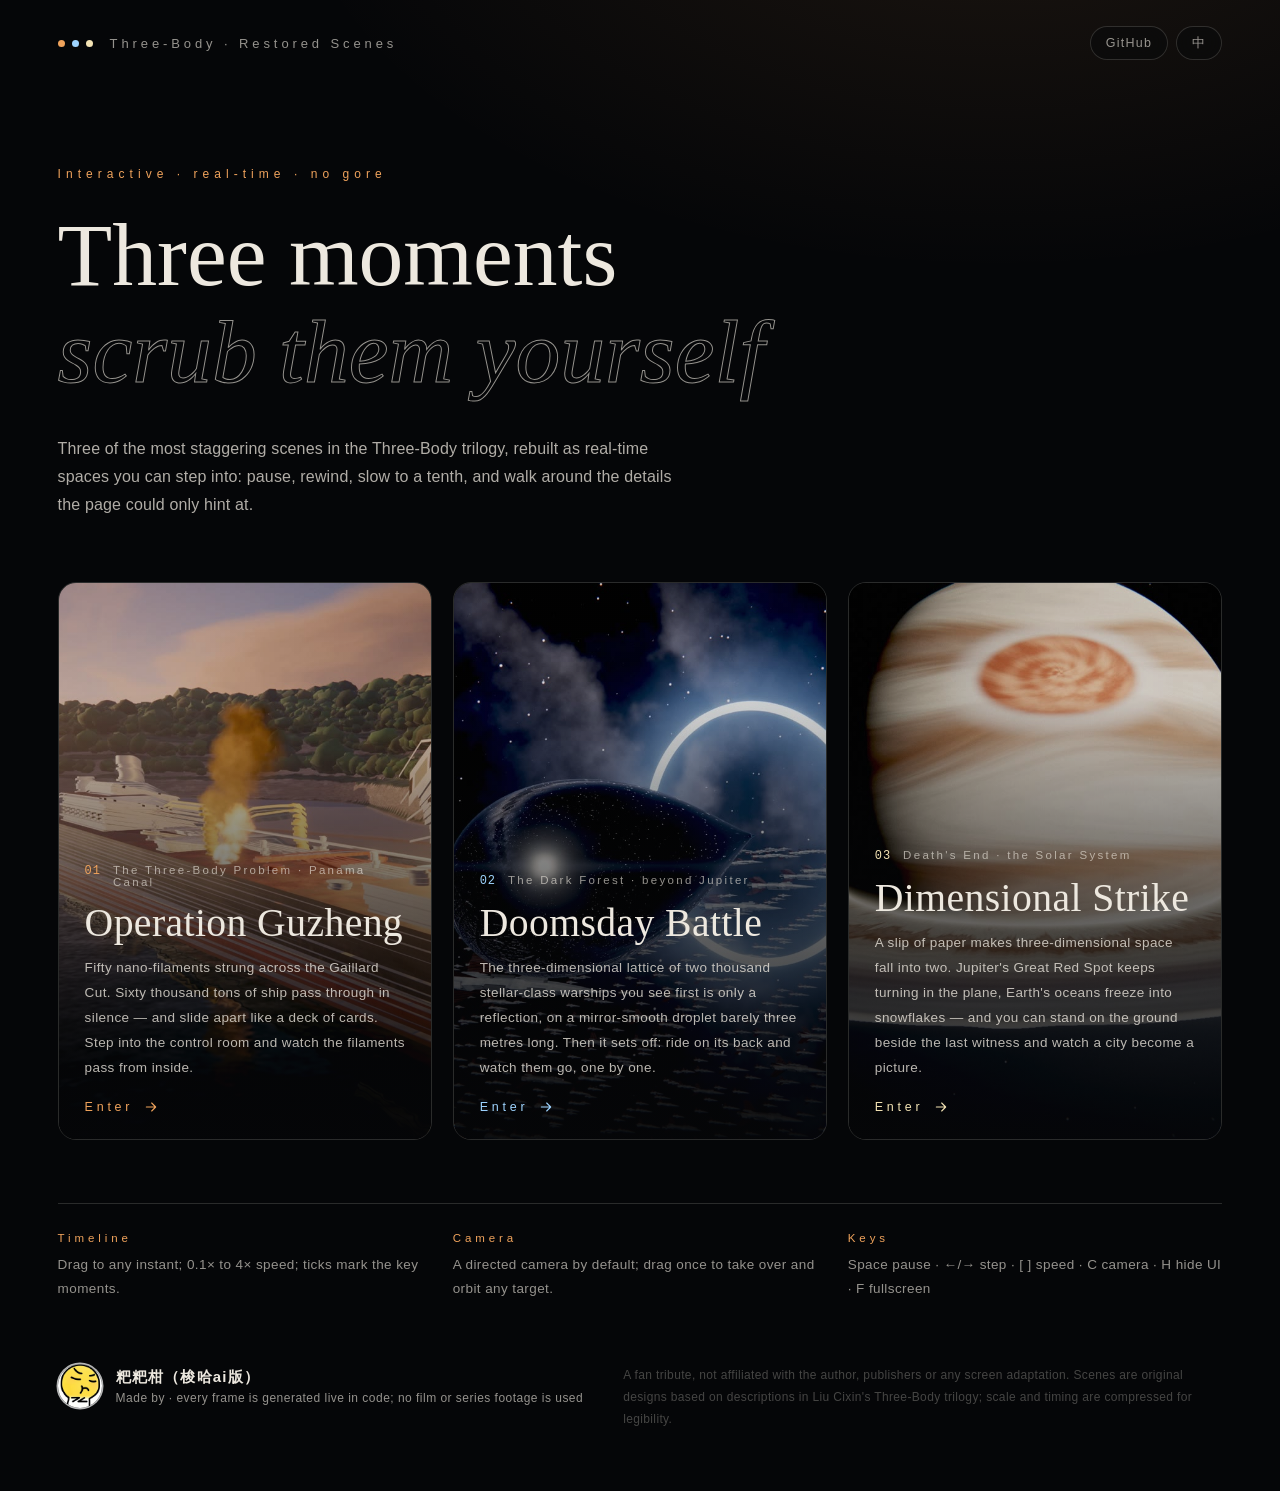
<file: index.html>
<!doctype html>
<html lang="zh-CN">
<head>
<meta charset="utf-8">
<title>三体 · 名场面复原 — 古筝行动 / 末日战役 / 二向箔</title>
<meta name="viewport" content="width=device-width, initial-scale=1, viewport-fit=cover">
<meta name="description" content="三个可以亲手拖动时间轴、从任意角度观看的《三体》名场面：古筝行动、水滴末日战役、太阳系二维化。Three interactive, scrubbable scenes from the Three-Body trilogy.">
<meta name="theme-color" content="#000000">
<meta property="og:title" content="三体 · 名场面复原">
<meta property="og:description" content="古筝行动 · 末日战役 · 二向箔 —— 可交互的实时 3D 复原">
<meta property="og:image" content="assets/poster-guzheng.jpg">
<link rel="icon" href="brand/favicon.svg">
<link rel="stylesheet" href="src/ui.css">
<link rel="stylesheet" href="src/home.css">
</head>
<body class="home">
<header class="top">
  <div class="mark"><i></i><i></i><i></i><span data-zh="三体 · 名场面复原" data-en="Three-Body · Restored Scenes"></span></div>
  <nav>
    <a class="ghost" href="https://github.com/holooooo/three-body-scenes" target="_blank" rel="noopener noreferrer">GitHub</a>
    <button class="ghost" id="lang">EN</button>
  </nav>
</header>

<section class="hero">
  <div class="eyebrow" data-zh="可交互 · 实时渲染 · 无血腥画面" data-en="Interactive · real-time · no gore"></div>
  <h1><span data-zh="三个瞬间" data-en="Three moments"></span><em data-zh="亲手拖动时间" data-en="scrub them yourself"></em></h1>
  <p data-zh="把《三体》里最震撼的三个场面搭成可以走进去的实时场景：暂停、倒退、放慢到十分之一，绕到任何角度，去看书里一笔带过的细节。"
     data-en="Three of the most staggering scenes in the Three-Body trilogy, rebuilt as real-time spaces you can step into: pause, rewind, slow to a tenth, and walk around the details the page could only hint at."></p>
</section>

<main class="scenes">
  <a class="card" href="scene.html?s=guzheng" style="--accent:#f0a35c">
    <div class="img" style="background-image:url(assets/poster-guzheng.jpg)"></div>
    <div class="meta"><b>01</b><span data-zh="《三体》· 巴拿马运河" data-en="The Three-Body Problem · Panama Canal"></span></div>
    <h2 data-zh="古筝行动" data-en="Operation Guzheng"></h2>
    <p data-zh="五十根纳米飞刃横在盖拉德水道，六万吨的“审判日”号无声地穿过，然后像一叠扑克牌一样滑开。可以走进主控室，从舱内看着飞刃穿过。" data-en="Fifty nano-filaments strung across the Gaillard Cut. Sixty thousand tons of ship pass through in silence — and slide apart like a deck of cards. Step into the control room and watch the filaments pass from inside."></p>
    <div class="go"><span data-zh="进入场景" data-en="Enter"></span><svg viewBox="0 0 24 24"><path d="M5 12h14M13 6l6 6-6 6"/></svg></div>
  </a>
  <a class="card" href="scene.html?s=droplet" style="--accent:#9ed4ff">
    <div class="img" style="background-image:url(assets/poster-droplet.jpg)"></div>
    <div class="meta"><b>02</b><span data-zh="《黑暗森林》· 木星轨道外" data-en="The Dark Forest · beyond Jupiter"></span></div>
    <h2 data-zh="末日战役" data-en="Doomsday Battle"></h2>
    <p data-zh="你先看到的两千艘恒星级战舰的立体方阵，只是一个三米多长的水滴镜面上的倒影。然后它出发了：可以骑在它背上，一艘一艘地看。" data-en="The three-dimensional lattice of two thousand stellar-class warships you see first is only a reflection, on a mirror-smooth droplet barely three metres long. Then it sets off: ride on its back and watch them go, one by one."></p>
    <div class="go"><span data-zh="进入场景" data-en="Enter"></span><svg viewBox="0 0 24 24"><path d="M5 12h14M13 6l6 6-6 6"/></svg></div>
  </a>
  <a class="card" href="scene.html?s=foil" style="--accent:#f3e3b4">
    <div class="img" style="background-image:url(assets/poster-foil.jpg)"></div>
    <div class="meta"><b>03</b><span data-zh="《死神永生》· 太阳系" data-en="Death's End · the Solar System"></span></div>
    <h2 data-zh="二向箔" data-en="Dimensional Strike"></h2>
    <p data-zh="一张小纸条让三维空间向二维跌落。木星的大红斑在平面里继续旋转，地球的海洋冻成雪花；还可以站到地面上，和最后一个人一起，看着城市变成一幅画。" data-en="A slip of paper makes three-dimensional space fall into two. Jupiter's Great Red Spot keeps turning in the plane, Earth's oceans freeze into snowflakes — and you can stand on the ground beside the last witness and watch a city become a picture."></p>
    <div class="go"><span data-zh="进入场景" data-en="Enter"></span><svg viewBox="0 0 24 24"><path d="M5 12h14M13 6l6 6-6 6"/></svg></div>
  </a>
</main>

<section class="how">
  <div><b data-zh="时间轴" data-en="Timeline"></b><span data-zh="拖动回到任意时刻；0.1× 到 4× 变速；刻度是关键瞬间。" data-en="Drag to any instant; 0.1× to 4× speed; ticks mark the key moments."></span></div>
  <div><b data-zh="镜头" data-en="Camera"></b><span data-zh="默认导演镜头；拖一下画面就接管为自由视角，可跟随任意目标。" data-en="A directed camera by default; drag once to take over and orbit any target."></span></div>
  <div><b data-zh="键盘" data-en="Keys"></b><span data-zh="空格暂停 · ←/→ 步进 · [ ] 变速 · C 镜头 · H 隐藏界面 · F 全屏" data-en="Space pause · ←/→ step · [ ] speed · C camera · H hide UI · F fullscreen"></span></div>
</section>

<footer class="foot">
  <div class="by"><img src="brand/avatar.png" alt="" width="44" height="44"><div><b>粑粑柑（梭哈ai版）</b><span data-zh="制作 · 全部画面由代码实时生成，没有使用任何影视素材" data-en="Made by · every frame is generated live in code; no film or series footage is used"></span></div></div>
  <p class="note" data-zh="同人致敬作品，与原著作者、出版方及任何影视改编无关。场景依据刘慈欣《三体》三部曲中的描写自行设计，尺度与时间为了可看性做了压缩。"
     data-en="A fan tribute, not affiliated with the author, publishers or any screen adaptation. Scenes are original designs based on descriptions in Liu Cixin's Three-Body trilogy; scale and timing are compressed for legibility."></p>
</footer>
<script>
  let lang = new URLSearchParams(location.search).get('lang') || localStorage.getItem('tbs-lang') || ((navigator.language || 'zh').toLowerCase().startsWith('zh') ? 'zh' : 'en');
  const apply = () => {
    document.documentElement.lang = lang === 'zh' ? 'zh-CN' : 'en';
    document.querySelectorAll('[data-zh]').forEach(e => { e.textContent = lang === 'zh' ? e.dataset.zh : e.dataset.en; });
    document.getElementById('lang').textContent = lang === 'zh' ? 'EN' : '中';
    document.body.classList.toggle('en', lang !== 'zh');
  };
  document.getElementById('lang').onclick = () => { lang = lang === 'zh' ? 'en' : 'zh'; localStorage.setItem('tbs-lang', lang); apply(); };
  apply();
  window.READY = true; window.renderFrame = async () => {};
</script>
</body>
</html>
</file>
<file: src/ui.css>
:root { --ink: #ede8df; --dim: rgba(237,232,223,.62); --faint: rgba(237,232,223,.28); --line: rgba(237,232,223,.16); --glass: rgba(8,9,12,.46); --accent: #f0a35c;
  --serif: "Songti SC", "STSong", "Noto Serif CJK SC", "Source Han Serif SC", "SimSun", Georgia, serif;
  --sans: -apple-system, "PingFang SC", "Hiragino Sans GB", "Microsoft YaHei", "Helvetica Neue", Arial, sans-serif;
  --mono: "SF Mono", ui-monospace, Menlo, Consolas, monospace; }
* { box-sizing: border-box; }
html, body { margin: 0; height: 100%; background: #000; color: var(--ink); font-family: var(--sans); -webkit-font-smoothing: antialiased; overflow: hidden; }
button { font: inherit; color: inherit; background: none; border: 0; padding: 0; cursor: pointer; }
svg { width: 18px; height: 18px; fill: none; stroke: currentColor; stroke-width: 1.6; stroke-linecap: round; stroke-linejoin: round; }

/* ---------- viewer ---------- */
.viewer #c { position: fixed; inset: 0; width: 100vw; height: 100vh; height: 100dvh; display: block; touch-action: none; cursor: grab; }
.viewer #c:active { cursor: grabbing; }

#loader { position: fixed; inset: 0; z-index: 20; display: flex; flex-direction: column; align-items: center; justify-content: center; background: #000; transition: opacity 1.4s ease, visibility 0s 1.4s; text-align: center; padding: 24px; }
body:not(.loading) #loader { opacity: 0; visibility: hidden; }
#loader .l-no { font-size: 13px; letter-spacing: .5em; padding-left: .5em; color: var(--dim); }
#loader h1 { font-family: var(--serif); font-weight: 900; font-size: clamp(54px, 9vw, 120px); letter-spacing: .2em; padding-left: .2em; margin: 22px 0 14px; }
#loader .l-en { font-size: 14px; letter-spacing: .6em; padding-left: .6em; font-weight: 300; }
#loader .l-bar { width: 180px; height: 1px; background: var(--line); margin: 46px 0 16px; overflow: hidden; }
#loader .l-bar i { display: block; width: 40%; height: 100%; background: var(--accent); animation: slide 1.5s ease-in-out infinite; }
.failed #loader .l-bar i { animation: none; width: 100%; background: #c2452f; }
@keyframes slide { from { transform: translateX(-100%); } to { transform: translateX(250%); } }
#loader .l-msg { font-size: 13px; color: var(--dim); letter-spacing: .12em; max-width: 520px; line-height: 1.7; }

#hud { position: fixed; inset: 0; pointer-events: none; transition: opacity .5s ease; }
#hud > * { pointer-events: auto; }
.loading #hud, .bare #hud { opacity: 0; pointer-events: none; }
.bare #hud > * { pointer-events: none; }
#hud::before, #hud::after { content: ""; position: absolute; left: 0; right: 0; pointer-events: none; }
#hud::before { top: 0; height: 130px; background: linear-gradient(rgba(0,0,0,.5), transparent); }
#hud::after { bottom: 0; height: 280px; background: linear-gradient(transparent, rgba(0,0,0,.62)); }

header { position: absolute; z-index: 2; top: 0; left: 0; right: 0; display: flex; align-items: center; gap: 22px; padding: max(18px, env(safe-area-inset-top)) 26px 0; }
header .back { display: flex; align-items: center; gap: 8px; color: var(--dim); text-decoration: none; font-size: 13px; letter-spacing: .16em; transition: color .2s; white-space: nowrap; }
header .back:hover { color: var(--ink); }
header .scene-title { display: flex; align-items: baseline; gap: 12px; font-family: var(--serif); font-weight: 700; font-size: 21px; letter-spacing: .18em; padding-left: 22px; border-left: 1px solid var(--line); white-space: nowrap; }
header .scene-title b { font-family: var(--mono); font-weight: 400; font-size: 12px; color: var(--accent); letter-spacing: .1em; }
header nav { margin-left: auto; display: flex; align-items: center; gap: 8px; }
#toggles { display: contents; }
.pill, .ghost, .icon { height: 34px; border: 1px solid var(--line); border-radius: 999px; background: var(--glass); backdrop-filter: blur(14px); -webkit-backdrop-filter: blur(14px); font-size: 12.5px; letter-spacing: .1em; color: var(--dim); transition: color .2s, border-color .2s, background .2s; white-space: nowrap; }
.pill, .ghost { padding: 0 15px; }
.icon { width: 34px; display: grid; place-items: center; }
.pill:hover, .ghost:hover, .icon:hover { color: var(--ink); border-color: var(--faint); }
.pill { display: flex; align-items: center; gap: 9px; color: var(--ink); }
.pill .dot { width: 7px; height: 7px; border-radius: 50%; background: var(--accent); box-shadow: 0 0 10px var(--accent); }
.pill.free .dot { background: transparent; box-shadow: inset 0 0 0 1.5px var(--dim); }
.tog.on { color: #0b0b0c; background: var(--accent); border-color: var(--accent); }

#focus { position: absolute; z-index: 2; right: 26px; top: 50%; transform: translateY(-50%); display: flex; flex-direction: column; align-items: flex-end; gap: 10px; }
#focus .label { font-size: 11px; letter-spacing: .34em; color: var(--faint); margin-bottom: 4px; }
#focus-list { display: flex; flex-direction: column; align-items: flex-end; gap: 7px; }
#focus-list button { position: relative; padding: 7px 26px 7px 14px; font-size: 13px; letter-spacing: .14em; color: var(--dim); text-shadow: 0 1px 8px rgba(0,0,0,.8); transition: color .2s, padding .2s; }
#focus-list button::after { content: ""; position: absolute; right: 0; top: 50%; width: 14px; height: 1px; background: var(--faint); transition: width .2s, background .2s; }
#focus-list button:hover { color: var(--ink); }
#focus-list button:hover::after { width: 20px; background: var(--ink); }
#focus-list button.on { color: var(--accent); padding-right: 34px; }
#focus-list button.on::after { width: 26px; background: var(--accent); }

#moment { position: absolute; z-index: 2; left: 34px; bottom: 118px; max-width: min(520px, 62vw); padding-left: 20px; border-left: 1px solid var(--faint); }
#moment > * { opacity: 0; transform: translateY(8px); }
#moment.in > * { opacity: 1; transform: none; transition: opacity .7s ease, transform .7s ease; }
#moment.in > :nth-child(2) { transition-delay: .06s; } #moment.in > :nth-child(3) { transition-delay: .12s; } #moment.in > :nth-child(4) { transition-delay: .18s; }
.m-idx { font-family: var(--mono); font-size: 11.5px; letter-spacing: .14em; color: var(--accent); }
#moment h2 { margin: 8px 0 4px; font-family: var(--serif); font-weight: 900; font-size: clamp(26px, 3vw, 40px); letter-spacing: .12em; text-shadow: 0 2px 22px rgba(0,0,0,.7); }
.m-en { font-size: 12px; letter-spacing: .24em; text-transform: uppercase; color: var(--dim); font-weight: 300; }
#moment p { margin: 14px 0 0; font-size: 14.5px; line-height: 1.85; color: rgba(237,232,223,.86); text-shadow: 0 1px 12px rgba(0,0,0,.9); letter-spacing: .03em; }

footer { position: absolute; z-index: 2; left: 0; right: 0; bottom: 0; display: flex; align-items: center; gap: 20px; padding: 0 30px max(26px, env(safe-area-inset-bottom)); }
.play { width: 44px; height: 44px; flex: none; border-radius: 50%; border: 1px solid var(--faint); background: var(--glass); backdrop-filter: blur(14px); -webkit-backdrop-filter: blur(14px); display: grid; place-items: center; transition: border-color .2s, transform .15s; }
.play:hover { border-color: var(--ink); } .play:active { transform: scale(.94); }
.play svg { fill: currentColor; stroke: none; width: 17px; height: 17px; grid-area: 1 / 1; }
.play .i-play { display: none; margin-left: 2px; } .paused .play .i-play { display: block; } .paused .play .i-pause { display: none; }
.clock { font-family: var(--mono); font-size: 12.5px; letter-spacing: .04em; white-space: nowrap; flex: none; font-variant-numeric: tabular-nums; }
.clock b { font-weight: 500; } .clock span { color: var(--faint); }
#bar { position: relative; flex: 1; height: 44px; cursor: pointer; touch-action: none; }
#bar .track { position: absolute; left: 0; right: 0; top: 50%; height: 2px; background: var(--line); }
#bar .fill { position: absolute; left: 0; top: 0; bottom: 0; background: var(--accent); }
#bar .knob { position: absolute; top: 50%; width: 13px; height: 13px; margin: -6.5px 0 0 -6.5px; border-radius: 50%; background: var(--ink); box-shadow: 0 0 0 4px rgba(237,232,223,.14), 0 0 14px var(--accent); }
#ticks i { position: absolute; top: -5px; width: 12px; height: 12px; margin-left: -6px; cursor: pointer; }
#ticks i::after { content: ""; position: absolute; left: 5.5px; top: 1px; width: 1px; height: 10px; background: var(--dim); transition: background .2s, height .2s, top .2s; }
#ticks i.on::after { background: var(--accent); height: 14px; top: -1px; }
#tip { position: absolute; bottom: 36px; transform: translateX(-50%); padding: 5px 10px; font-family: var(--mono); font-size: 11.5px; white-space: nowrap; background: rgba(0,0,0,.72); border: 1px solid var(--line); border-radius: 6px; opacity: 0; pointer-events: none; transition: opacity .15s; }
#tip.on { opacity: 1; } #tip.m { color: var(--accent); font-family: var(--sans); letter-spacing: .08em; }
#speed { display: flex; flex: none; border: 1px solid var(--line); border-radius: 999px; background: var(--glass); backdrop-filter: blur(14px); -webkit-backdrop-filter: blur(14px); padding: 3px; }
#speed button { height: 26px; padding: 0 10px; border-radius: 999px; font-family: var(--mono); font-size: 11.5px; color: var(--dim); transition: color .2s, background .2s; }
#speed button:hover { color: var(--ink); } #speed button.on { background: rgba(237,232,223,.16); color: var(--ink); }

#hint { position: absolute; z-index: 2; left: 50%; top: 76px; transform: translate(-50%, -6px); font-size: 12.5px; letter-spacing: .14em; color: var(--dim); padding: 9px 18px; border-radius: 999px; background: var(--glass); backdrop-filter: blur(14px); -webkit-backdrop-filter: blur(14px); border: 1px solid var(--line); opacity: 0; transition: opacity .8s, transform .8s; pointer-events: none !important; white-space: nowrap; max-width: 92vw; overflow: hidden; text-overflow: ellipsis; }
#hint.on { opacity: 1; transform: translate(-50%, 0); }
#unhide { position: fixed; left: 50%; bottom: 22px; transform: translateX(-50%); font-size: 12px; letter-spacing: .16em; color: var(--faint); opacity: 0; pointer-events: none; transition: opacity .6s; cursor: pointer; padding: 8px 14px; }
.bare #unhide { opacity: 1; pointer-events: auto; animation: fadeaway 5s forwards 1.5s; }
@keyframes fadeaway { to { opacity: 0; } }

@media (max-width: 820px) {
  header { gap: 12px; padding-left: 14px; padding-right: 14px; }
  header .back span, #b-full, #hint { display: none; }
  header .scene-title { font-size: 17px; padding-left: 12px; }
  .pill, .ghost { padding: 0 11px; font-size: 11.5px; }
  #focus { right: 0; left: 0; top: auto; bottom: 86px; transform: none; align-items: stretch; }
  #focus .label { display: none; }
  #focus-list { flex-direction: row; overflow-x: auto; padding: 0 14px; gap: 6px; scrollbar-width: none; }
  #focus-list button { padding: 6px 12px; border: 1px solid var(--line); border-radius: 999px; background: var(--glass); font-size: 12px; flex: none; }
  #focus-list button::after { display: none; } #focus-list button.on { padding: 6px 12px; border-color: var(--accent); }
  #moment { left: 14px; bottom: 136px; max-width: 86vw; padding-left: 14px; }
  #moment p { font-size: 13px; line-height: 1.7; }
  footer { gap: 10px; padding-left: 14px; padding-right: 14px; flex-wrap: wrap; }
  #speed { display: none; } .clock span { display: none; }
}
</file>
<file: src/home.css>
/* landing page */
html:has(body.home), body.home { overflow: auto; height: auto; min-height: 100%; }
body.home { background: #050608 radial-gradient(1200px 700px at 78% -10%, rgba(240,163,92,.10), transparent 60%) no-repeat; padding: 0 clamp(18px, 4.5vw, 72px) 60px; }
.top { display: flex; align-items: center; justify-content: space-between; padding: 26px 0; position: static; }
.mark { display: flex; align-items: center; gap: 7px; font-size: 13px; letter-spacing: .3em; color: var(--dim); }
.mark i { width: 7px; height: 7px; border-radius: 50%; background: #f0a35c; } .mark i:nth-child(2) { background: #9ed4ff; } .mark i:nth-child(3) { background: #f3e3b4; margin-right: 10px; }
.top nav { display: flex; gap: 8px; } .top .ghost { display: inline-flex; align-items: center; text-decoration: none; }

.hero { padding: clamp(40px, 9vh, 110px) 0 clamp(36px, 7vh, 80px); max-width: 980px; }
.hero .eyebrow { font-size: 12px; letter-spacing: .42em; color: var(--accent); margin-bottom: 26px; }
.hero h1 { margin: 0; font-family: var(--serif); font-weight: 900; font-size: clamp(46px, 8.4vw, 128px); line-height: 1.08; letter-spacing: .08em; }
.hero h1 span, .hero h1 em { display: block; } .hero h1 em { font-style: normal; color: transparent; -webkit-text-stroke: 1px rgba(237,232,223,.62); }
.en .hero h1 { letter-spacing: 0; font-family: Georgia, "Times New Roman", serif; font-weight: 400; font-size: clamp(40px, 7vw, 104px); } .en .hero h1 em { font-style: italic; }
.hero p { margin: 34px 0 0; max-width: 620px; font-size: clamp(14.5px, 1.25vw, 17px); line-height: 2; color: rgba(237,232,223,.74); letter-spacing: .04em; }
.en .hero p { line-height: 1.75; letter-spacing: .01em; }

.scenes { display: grid; grid-template-columns: repeat(3, 1fr); gap: clamp(14px, 1.6vw, 26px); }
.card { position: relative; display: flex; flex-direction: column; justify-content: flex-end; min-height: clamp(420px, 62vh, 640px); padding: 26px 26px 24px; border-radius: 18px; overflow: hidden; color: var(--ink); text-decoration: none; isolation: isolate; border: 1px solid var(--line); transition: border-color .35s, transform .5s cubic-bezier(.2,.7,.2,1); }
.card .img { position: absolute; inset: 0; z-index: -2; background-size: cover; background-position: center; transition: transform 1.4s cubic-bezier(.2,.7,.2,1), filter .6s; filter: saturate(.92) brightness(.9); }
.card::after { content: ""; position: absolute; inset: 0; z-index: -1; background: linear-gradient(180deg, rgba(5,6,8,.05) 20%, rgba(5,6,8,.55) 58%, rgba(5,6,8,.94)); }
.card:hover { border-color: color-mix(in srgb, var(--accent) 60%, transparent); transform: translateY(-4px); }
.card:hover .img { transform: scale(1.06); filter: saturate(1.05) brightness(1); }
.card .meta { display: flex; align-items: baseline; gap: 12px; font-size: 11.5px; letter-spacing: .2em; color: var(--dim); }
.card .meta b { font-family: var(--mono); font-weight: 400; font-size: 12px; color: var(--accent); letter-spacing: .08em; }
.card h2 { margin: 12px 0 10px; font-family: var(--serif); font-weight: 900; font-size: clamp(30px, 3.1vw, 46px); letter-spacing: .14em; }
.en .card h2 { letter-spacing: .01em; font-family: Georgia, serif; font-weight: 400; }
.card p { margin: 0; font-size: 13.5px; line-height: 1.85; color: rgba(237,232,223,.78); letter-spacing: .03em; min-height: 5.6em; }
.card .go { margin-top: 18px; display: flex; align-items: center; gap: 10px; font-size: 12.5px; letter-spacing: .3em; color: var(--accent); }
.card .go svg { width: 16px; height: 16px; transition: transform .35s; } .card:hover .go svg { transform: translateX(6px); }

.how { display: grid; grid-template-columns: repeat(3, 1fr); gap: clamp(14px, 1.6vw, 26px); margin-top: clamp(40px, 7vh, 80px); padding-top: 28px; border-top: 1px solid var(--line); }
.how div { display: flex; flex-direction: column; gap: 9px; } .how b { font-size: 11.5px; letter-spacing: .34em; color: var(--accent); font-weight: 500; }
.how span { font-size: 13.5px; line-height: 1.8; color: var(--dim); letter-spacing: .03em; }
.foot { margin-top: clamp(40px, 7vh, 80px); display: flex; gap: 40px; align-items: flex-start; justify-content: space-between; flex-wrap: wrap; position: static; padding: 0; }
.by { display: flex; align-items: center; gap: 14px; } .by img { border-radius: 50%; box-shadow: 0 0 0 1.5px rgba(255,255,255,.7); }
.by div { display: flex; flex-direction: column; gap: 4px; } .by b { font-size: 15px; letter-spacing: .08em; } .by span { font-size: 12px; color: var(--dim); letter-spacing: .04em; }
.note { flex: 1; min-width: 280px; max-width: 620px; margin: 0; font-size: 12px; line-height: 1.85; color: var(--faint); letter-spacing: .03em; }

@media (max-width: 900px) {
  .scenes, .how { grid-template-columns: 1fr; }
  .card { min-height: 380px; } .card p { min-height: 0; }
  .mark span { display: none; }
}
@media (prefers-reduced-motion: reduce) { .card, .card .img, .card .go svg { transition: none; } }
</file>
